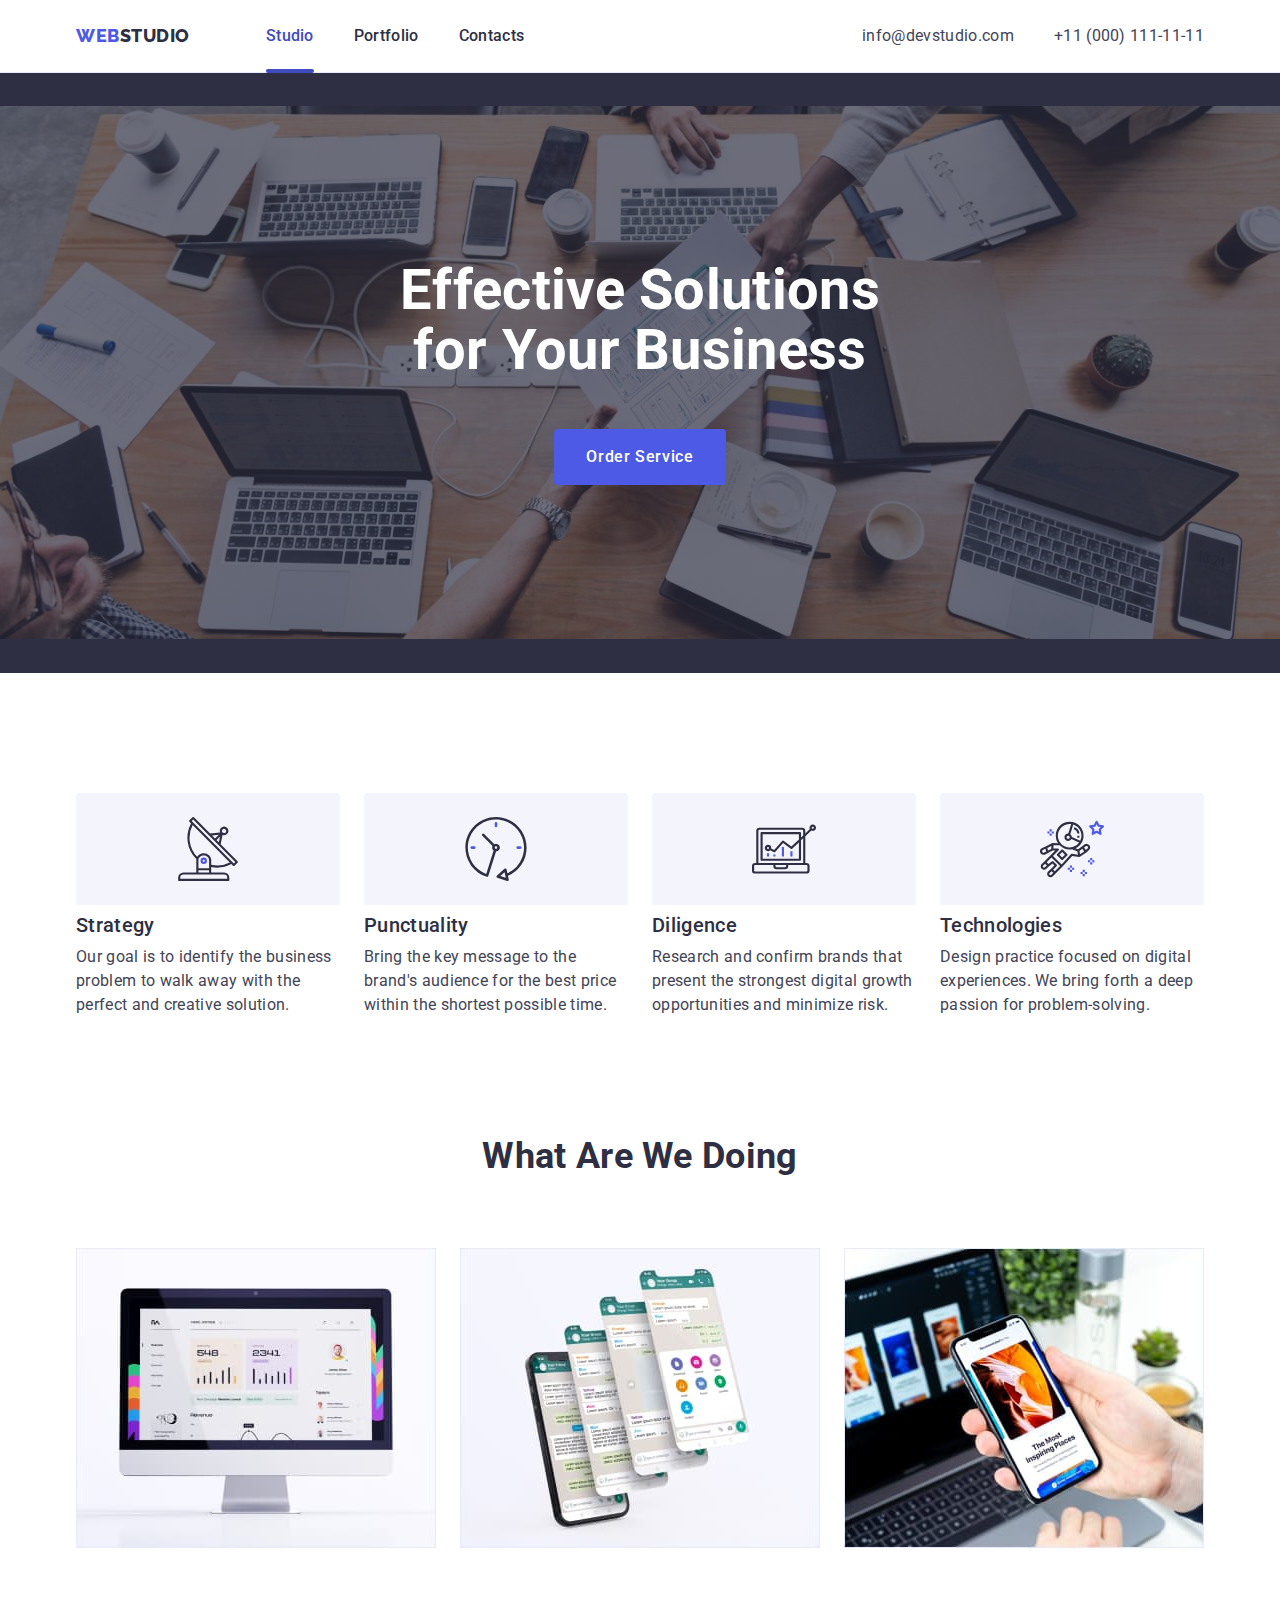
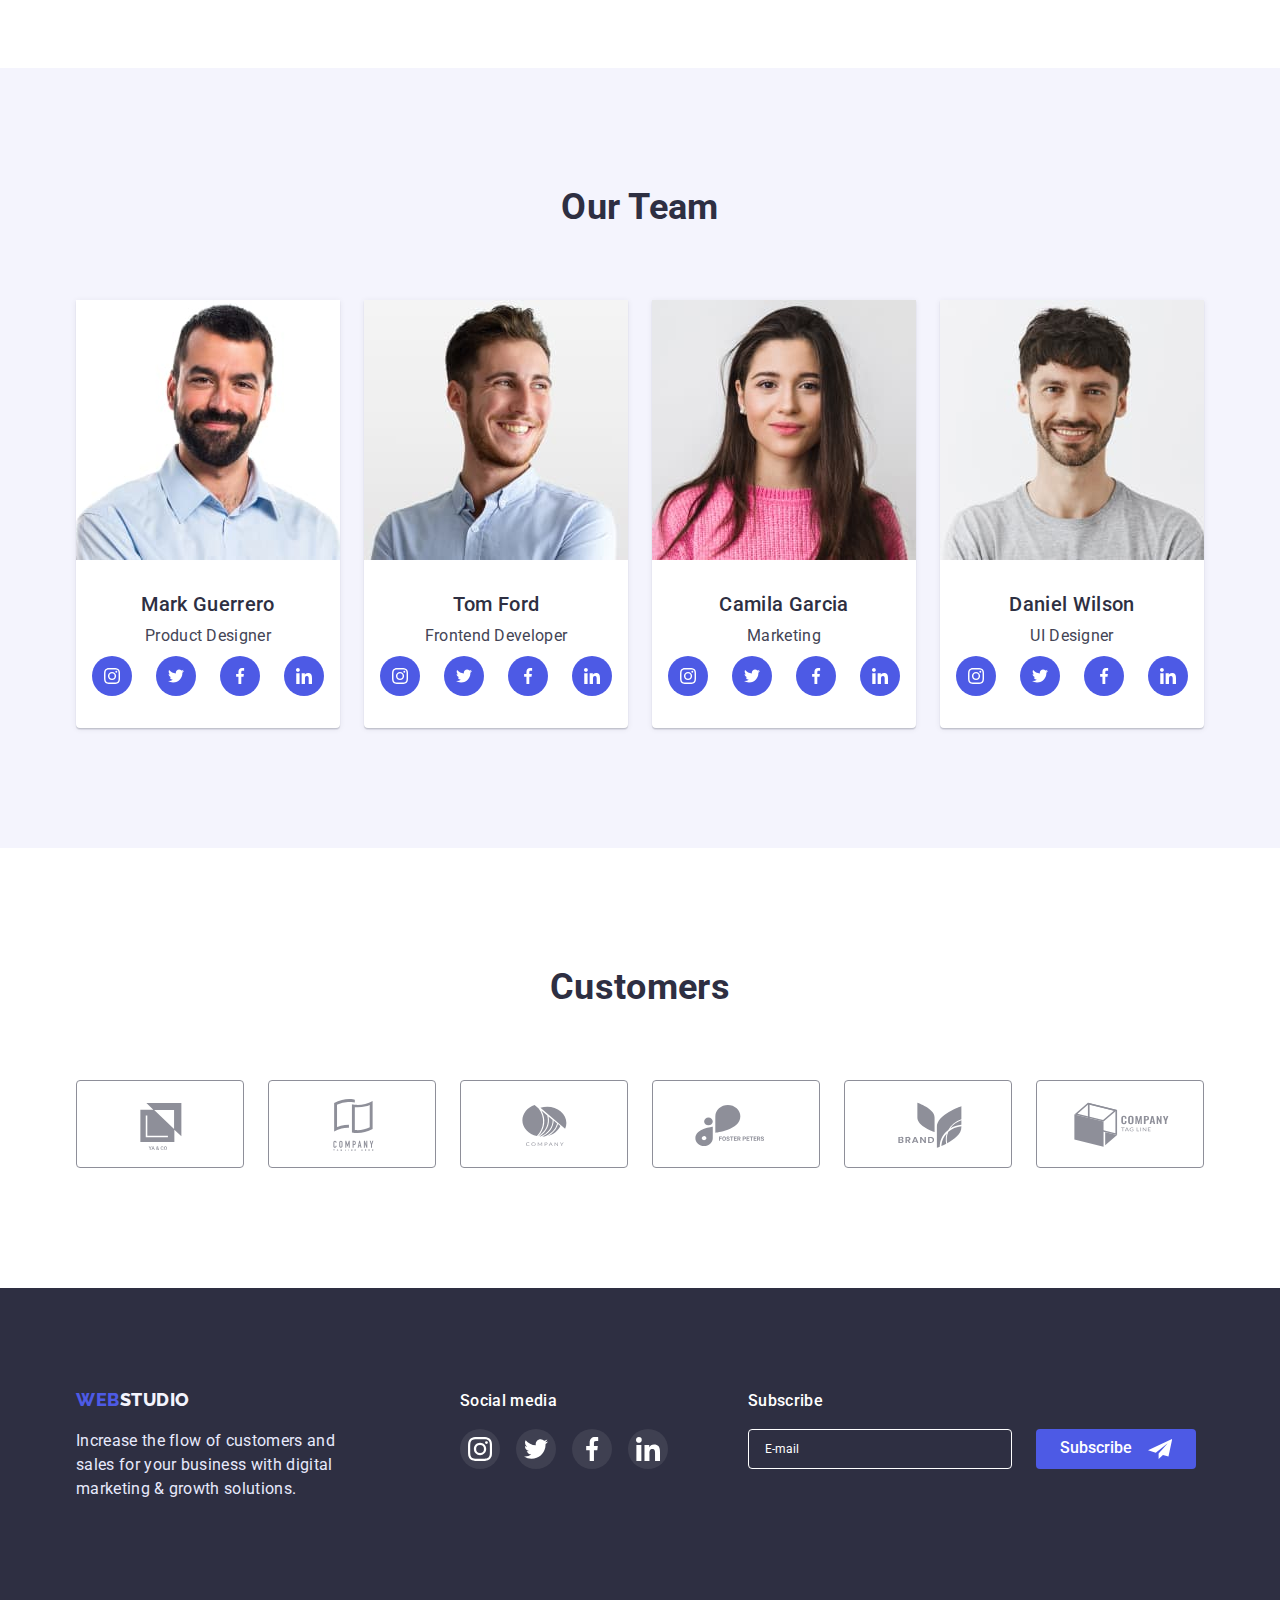
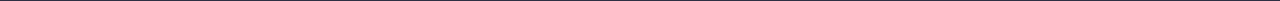
<file: index.html>
<!DOCTYPE html>
<html lang="en">
  <head>
    <meta charset="UTF-8" />
    <meta http-equiv="X-UA-Compatible" content="IE=edge" />
    <meta name="viewport" content="width=device-width, initial-scale=1.0" />
    <title>Studio</title>
    <link
      href="https://fonts.googleapis.com/css2?family=Raleway:wght@800&family=Roboto:wght@400;500;700&display=swap"
      rel="stylesheet"
    />
    <link
      rel="stylesheet"
      href="https://cdnjs.cloudflare.com/ajax/libs/modern-normalize/1.1.0/modern-normalize.min.css"
    />
    <link rel="stylesheet" href="./css/styles.css" />
  </head>
  <body>
    <!-- Header -->
    <header class="header">
      <div class="container header-container">
        <nav class="header-navigation">
          <a href="./index.html" class="logo"
            >Web<span class="span-header">Studio</span></a
          >
          <ul class="site-nav list">
            <li><a href="./index.html" class="link current">Studio</a></li>
            <li><a href="./portfolio.html" class="link">Portfolio</a></li>
            <li><a href="#" class="link">Contacts</a></li>
          </ul>
        </nav>
        <address>
          <ul class="address-nav list">
            <li>
              <a href="mailto:info@devstudio.com" class="link"
                >info@devstudio.com</a
              >
            </li>
            <li>
              <a href="tel:+110001111111" class="link">+11 (000) 111-11-11</a>
            </li>
          </ul>
        </address>
      </div>
    </header>
    <!-- Main content -->
    <main>
      <!-- Hero -->
      <section class="hero-section">
        <div class="container">
          <h1 class="hero-title">Effective Solutions for Your Business</h1>
          <button type="button" class="button button-hero" data-modal-open>
            Order Service
          </button>
        </div>
      </section>
      <!-- Our Features -->
      <section class="section">
        <div class="container">
          <h2 class="visually-hidden">Our Features</h2>
          <ul class="feauters-list list">
            <li class="features-item">
              <div class="feauters-link">
                <svg class="features-icon">
                  <use href="./images/icons.svg#icon-antenna"></use>
                </svg>
              </div>
              <h3 class="section-subtitle">Strategy</h3>
              <p>
                Our goal is to identify the business problem to walk away with
                the perfect and creative solution.
              </p>
            </li>
            <li class="features-item">
              <div class="feauters-link">
                <svg class="features-icon">
                  <use href="./images/icons.svg#icon-clock"></use>
                </svg>
              </div>
              <h3 class="section-subtitle">Punctuality</h3>
              <p>
                Bring the key message to the brand's audience for the best price
                within the shortest possible time.
              </p>
            </li>
            <li class="features-item">
              <div class="feauters-link">
                <svg class="features-icon">
                  <use href="./images/icons.svg#icon-diagram"></use>
                </svg>
              </div>
              <h3 class="section-subtitle">Diligence</h3>
              <p>
                Research and confirm brands that present the strongest digital
                growth opportunities and minimize risk.
              </p>
            </li>
            <li class="features-item">
              <div class="feauters-link">
                <svg class="features-icon">
                  <use href="./images/icons.svg#icon-astronaut"></use>
                </svg>
              </div>
              <h3 class="section-subtitle">Technologies</h3>
              <p>
                Design practice focused on digital experiences. We bring forth a
                deep passion for problem-solving.
              </p>
            </li>
          </ul>
        </div>
      </section>
      <!-- What are we doing -->
      <section class="section-work section">
        <div class="container">
          <h2 class="section-title">What are we doing</h2>
          <ul class="work-list list">
            <li>
              <img
                src="./images/portfolio/img-1.jpg"
                alt="Mac"
                width="360"
                height="300"
              />
            </li>
            <li>
              <img
                src="./images/portfolio/img-2.jpg"
                alt="Browser"
                width="360"
                height="300"
              />
            </li>
            <li>
              <img
                src="./images/portfolio/img-3.jpg"
                alt="Mobile"
                width="360"
                height="300"
              />
            </li>
          </ul>
        </div>
      </section>
      <!-- Our Team -->
      <section class="section-team section">
        <div class="container">
          <h2 class="section-title">Our Team</h2>
          <ul class="team-list list">
            <li class="team-item">
              <img
                src="./images/contacts/mark.jpg"
                alt="Mark Guerrero"
                width="264"
              />

              <div class="team-wrap">
                <h3 class="section-subtitle">Mark Guerrero</h3>
                <p>Product Designer</p>
                <ul class="soc-link-list list">
                  <li class="soc-link-item">
                    <a class="soc-link link" href="">
                      <svg class="soc-link-icon">
                        <use href="./images/icons.svg#icon-instagram"></use>
                      </svg>
                    </a>
                  </li>
                  <li class="soc-link-item link">
                    <a class="soc-link link" href="">
                      <svg class="soc-link-icon">
                        <use href="./images/icons.svg#icon-twitter"></use>
                      </svg>
                    </a>
                  </li>
                  <li class="soc-link-item link">
                    <a class="soc-link link" href="">
                      <svg class="soc-link-icon">
                        <use href="./images/icons.svg#icon-facebook"></use>
                      </svg>
                    </a>
                  </li>
                  <li class="soc-link-item link">
                    <a class="soc-link link" href="">
                      <svg class="soc-link-icon">
                        <use href="./images/icons.svg#icon-linkedin"></use>
                      </svg>
                    </a>
                  </li>
                </ul>
              </div>
            </li>
            <li class="team-item">
              <img src="./images/contacts/tom.jpg" alt="Tom Ford" width="264" />
              <div class="team-wrap">
                <h3 class="section-subtitle">Tom Ford</h3>
                <p>Frontend Developer</p>
                <ul class="soc-link-list list">
                  <li class="soc-link-item">
                    <a class="soc-link link" href="">
                      <svg class="soc-link-icon">
                        <use href="./images/icons.svg#icon-instagram"></use>
                      </svg>
                    </a>
                  </li>
                  <li class="soc-link-item link">
                    <a class="soc-link link" href="">
                      <svg class="soc-link-icon">
                        <use href="./images/icons.svg#icon-twitter"></use>
                      </svg>
                    </a>
                  </li>
                  <li class="soc-link-item link">
                    <a class="soc-link link" href="">
                      <svg class="soc-link-icon">
                        <use href="./images/icons.svg#icon-facebook"></use>
                      </svg>
                    </a>
                  </li>
                  <li class="soc-link-item link">
                    <a class="soc-link link" href="">
                      <svg class="soc-link-icon">
                        <use href="./images/icons.svg#icon-linkedin"></use>
                      </svg>
                    </a>
                  </li>
                </ul>
              </div>
            </li>
            <li class="team-item">
              <img
                src="./images/contacts/camila.jpg"
                alt="Camila Garcia"
                width="264"
              />

              <div class="team-wrap">
                <h3 class="section-subtitle">Camila Garcia</h3>
                <p>Marketing</p>
                <ul class="soc-link-list list">
                  <li class="soc-link-item">
                    <a class="soc-link link" href="">
                      <svg class="soc-link-icon">
                        <use href="./images/icons.svg#icon-instagram"></use>
                      </svg>
                    </a>
                  </li>
                  <li class="soc-link-item link">
                    <a class="soc-link link" href="">
                      <svg class="soc-link-icon">
                        <use href="./images/icons.svg#icon-twitter"></use>
                      </svg>
                    </a>
                  </li>
                  <li class="soc-link-item link">
                    <a class="soc-link link" href="">
                      <svg class="soc-link-icon">
                        <use href="./images/icons.svg#icon-facebook"></use>
                      </svg>
                    </a>
                  </li>
                  <li class="soc-link-item link">
                    <a class="soc-link link" href="">
                      <svg class="soc-link-icon">
                        <use href="./images/icons.svg#icon-linkedin"></use>
                      </svg>
                    </a>
                  </li>
                </ul>
              </div>
            </li>
            <li class="team-item">
              <img
                src="./images/contacts/daniel.jpg"
                alt="Daniel Wilson"
                width="264"
              />

              <div class="team-wrap">
                <h3 class="section-subtitle">Daniel Wilson</h3>
                <p>UI Designer</p>
                <ul class="soc-link-list list">
                  <li class="soc-link-item">
                    <a class="soc-link link" href="">
                      <svg class="soc-link-icon">
                        <use href="./images/icons.svg#icon-instagram"></use>
                      </svg>
                    </a>
                  </li>
                  <li class="soc-link-item link">
                    <a class="soc-link link" href="">
                      <svg class="soc-link-icon">
                        <use href="./images/icons.svg#icon-twitter"></use>
                      </svg>
                    </a>
                  </li>
                  <li class="soc-link-item link">
                    <a class="soc-link link" href="">
                      <svg class="soc-link-icon">
                        <use href="./images/icons.svg#icon-facebook"></use>
                      </svg>
                    </a>
                  </li>
                  <li class="soc-link-item link">
                    <a class="soc-link link" href="">
                      <svg class="soc-link-icon">
                        <use href="./images/icons.svg#icon-linkedin"></use>
                      </svg>
                    </a>
                  </li>
                </ul>
              </div>
            </li>
          </ul>
        </div>
      </section>
      <!-- Customers -->
      <section class="section">
        <div class="container">
          <h2 class="section-title">Customers</h2>
          <ul class="customers-list list">
            <li class="customers-item">
              <a href="" class="customers-link link">
                <svg class="customers-icon">
                  <use href="./images/icons.svg#icon-custom1"></use>
                </svg>
              </a>
            </li>
            <li class="customers-item">
              <a href="" class="customers-link link">
                <svg class="customers-icon">
                  <use href="./images/icons.svg#icon-custom2"></use>
                </svg>
              </a>
            </li>
            <li class="customers-item">
              <a href="" class="customers-link link">
                <svg class="customers-icon">
                  <use href="./images/icons.svg#icon-custom3"></use>
                </svg>
              </a>
            </li>
            <li class="customers-item">
              <a href="" class="customers-link link">
                <svg class="customers-icon">
                  <use href="./images/icons.svg#icon-custom4"></use>
                </svg>
              </a>
            </li>
            <li class="customers-item">
              <a href="" class="customers-link link">
                <svg class="customers-icon">
                  <use href="./images/icons.svg#icon-custom5"></use>
                </svg>
              </a>
            </li>
            <li class="customers-item">
              <a href="" class="customers-link link">
                <svg class="customers-icon">
                  <use href="./images/icons.svg#icon-custom6"></use>
                </svg>
              </a>
            </li>
          </ul>
        </div>
      </section>
    </main>
    <!-- Footer -->
    <footer class="footer">
      <div class="container footer-container">
        <div class="footer-wrap">
          <a href="./index.html" class="logo"
            >Web<span class="span-footer">Studio</span></a
          >
          <p class="footer-text">
            Increase the flow of customers and sales for your business with
            digital marketing & growth solutions.
          </p>
        </div>
        <div class="footer-soc-wrap">
          <p class="soc-title">Social media</p>
          <ul class="soc-footer-list list">
            <li class="soc-footer-item">
              <a href="" class="soc-footer-link link"
                ><svg class="soc-footer-icon">
                  <use href="./images/icons.svg#icon-instagram"></use></svg
              ></a>
            </li>
            <li class="soc-footer-item">
              <a href="" class="soc-footer-link link"
                ><svg class="soc-footer-icon">
                  <use href="./images/icons.svg#icon-twitter"></use></svg
              ></a>
            </li>
            <li class="soc-footer-item">
              <a href="" class="soc-footer-link link"
                ><svg class="soc-footer-icon">
                  <use href="./images/icons.svg#icon-facebook"></use></svg
              ></a>
            </li>
            <li class="soc-footer-item">
              <a href="" class="soc-footer-link link"
                ><svg class="soc-footer-icon">
                  <use href="./images/icons.svg#icon-linkedin"></use></svg
              ></a>
            </li>
          </ul>
        </div>
        <div class="footer-form">
          <p class="form-title">Subscribe</p>
          <form class="footer-form-wrap">
            <input
              type="text"
              name="footer-input"
              id="footer-input"
              class="footer-input"
              placeholder="E-mail"
            />
            <button type="button" class="footer-button">
              Subscribe
              <svg class="footer-icon">
                <use href="./images/icons.svg#icon-litak"></use>
              </svg>
            </button>
          </form>
        </div>
      </div>
    </footer>
    <!-- Modal -->
    <div class="backdrop is-hidden" data-modal>
      <div class="modal">
        <button type="button" class="modal-close" data-modal-close>
          <svg class="close-icon">
            <use href="./images/icons.svg#icon-close"></use>
          </svg>
        </button>
        <p class="modal-title">Leave your contacts and we will call you back</p>
        <form class="modal-form">
          <div class="modal-field">
            <label for="user-name" class="input-text">Name</label>
            <div class="input-wrap">
              <input
                type="text"
                class="modal-input"
                name="user-name"
                id="user-name"
              />
              <svg class="modal-icon">
                <use href="./images/icons.svg#icon-person"></use>
              </svg>
            </div>
          </div>
          <div class="modal-field">
            <label for="user-tel" class="input-text">Phone</label>
            <div class="input-wrap">
              <input
                type="tel"
                class="modal-input"
                name="user-tel"
                id="user-tel"
              />
              <svg class="modal-icon">
                <use href="./images/icons.svg#icon-phone"></use>
              </svg>
            </div>
          </div>
          <div class="modal-field">
            <label for="user-email" class="input-text">Email</label>
            <div class="input-wrap">
              <input
                type="email"
                class="modal-input"
                name="user-email"
                id="user-email"
              />
              <svg class="modal-icon">
                <use href="./images/icons.svg#icon-email"></use>
              </svg>
            </div>
          </div>
          <div class="modal-field textarea">
            <label for="user-text" class="input-text">Comment</label>
            <textarea
              name="user-text"
              id="user-text"
              class="modal-textarea"
              placeholder="Text input"
            ></textarea>
          </div>
          <div class="modal-field">
            <input
              class="input-check visually-hidden"
              id="input-check"
              name="user-check"
              type="checkbox"
              value="true"
            />
            <label class="check-text" for="input-check">
              <span>
                <svg class="check-icon" width="10" height="8">
                  <use href="./images/icons.svg#icon-Vector"></use>
                </svg>
              </span>
              I accept the terms and conditions of the
              <a href="" class="check-link"> Privacy Policy</a></label
            >
          </div>
          <button type="submit" class="modal-button">Send</button>
        </form>
      </div>
    </div>
    <script src="./js/modal.js"></script>
  </body>
</html>
</file>
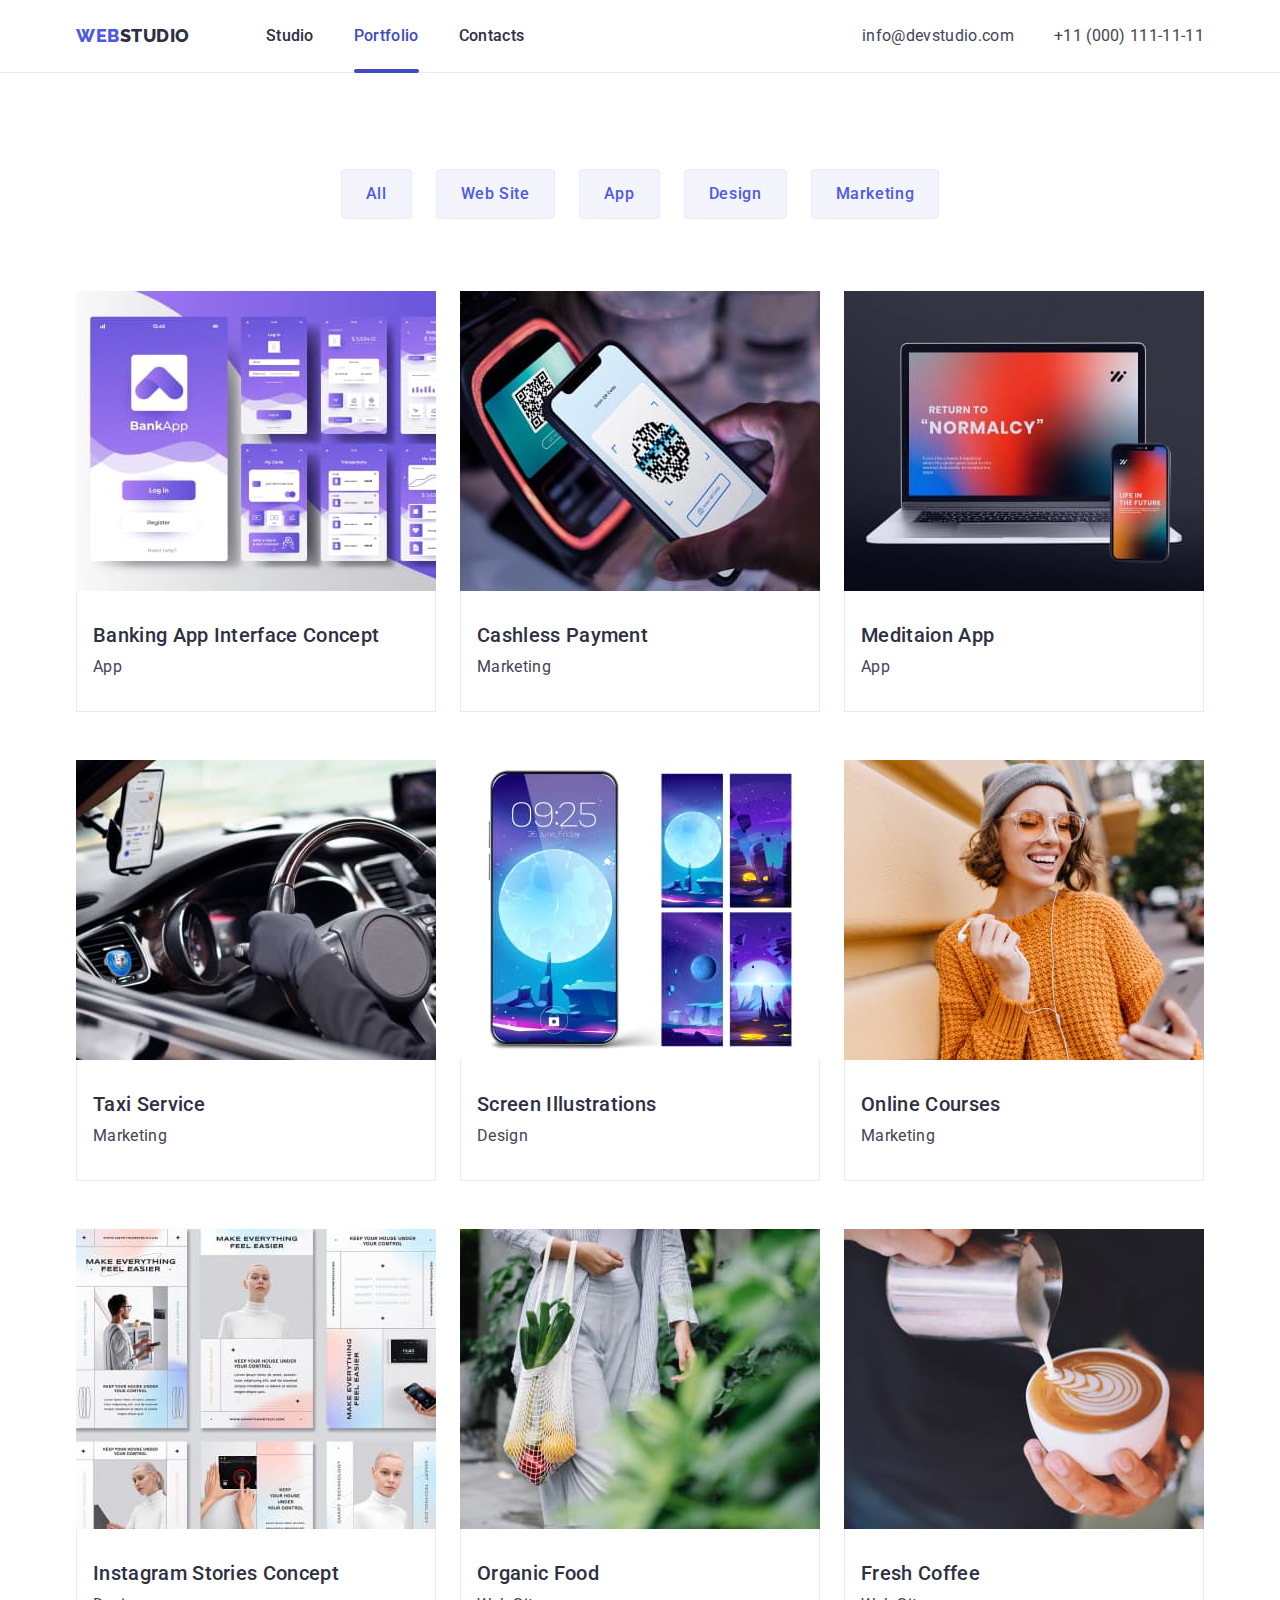
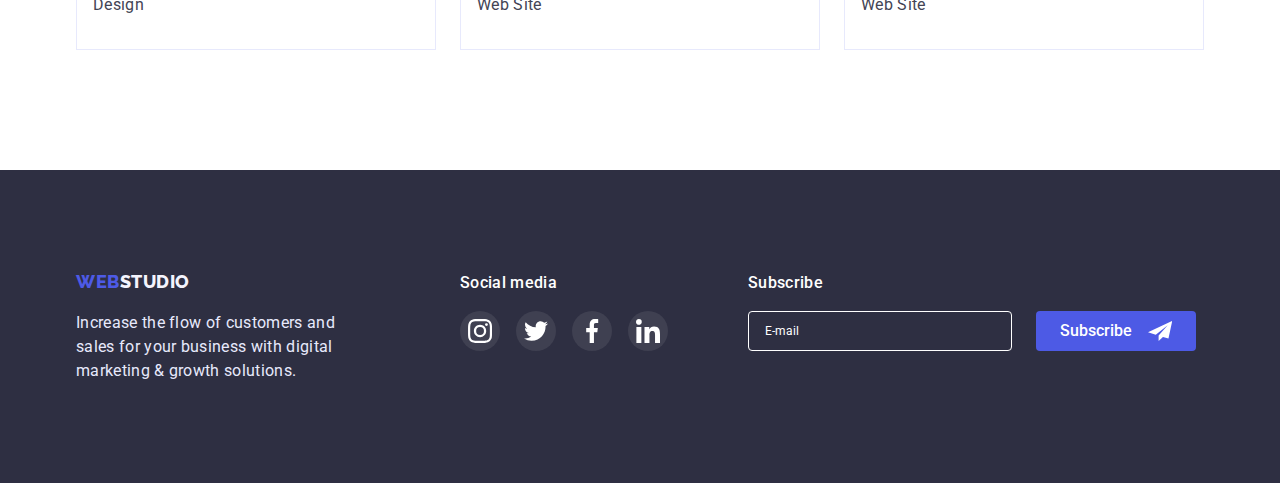
<file: portfolio.html>
<!DOCTYPE html>
<html lang="en">
  <head>
    <meta charset="UTF-8" />
    <meta http-equiv="X-UA-Compatible" content="IE=edge" />
    <meta name="viewport" content="width=device-width, initial-scale=1.0" />
    <title>Portfolio</title>
    <link
      href="https://fonts.googleapis.com/css2?family=Raleway:wght@800&family=Roboto:wght@400;500;700&display=swap"
      rel="stylesheet"
    />
    <link
      rel="stylesheet"
      href="https://cdnjs.cloudflare.com/ajax/libs/modern-normalize/1.1.0/modern-normalize.min.css"
    />
    <link rel="stylesheet" href="./css/styles.css" />
  </head>
  <body>
    <!-- Header -->
    <header class="header">
      <div class="container header-container">
        <nav class="header-navigation">
          <a href="./index.html" class="logo"
            >Web<span class="span-header">Studio</span></a
          >
          <ul class="site-nav list">
            <li><a href="./index.html" class="link">Studio</a></li>
            <li>
              <a href="./portfolio.html" class="link current">Portfolio</a>
            </li>
            <li><a href="#" class="link">Contacts</a></li>
          </ul>
        </nav>
        <address>
          <ul class="address-nav list">
            <li>
              <a href="mailto:info@devstudio.com" class="link"
                >info@devstudio.com</a
              >
            </li>
            <li>
              <a href="tel:+110001111111" class="link">+11 (000) 111-11-11</a>
            </li>
          </ul>
        </address>
      </div>
    </header>
    <!-- Main content -->
    <main>
      <section class="portfolio">
        <div class="container">
          <h1 class="visually-hidden">Portfolio</h1>
          <!-- Buttons -->
          <ul class="list portfolio-buttons">
            <li><button type="button" class="button-portfolio">All</button></li>
            <li>
              <button type="button" class="button-portfolio">Web Site</button>
            </li>
            <li><button type="button" class="button-portfolio">App</button></li>
            <li>
              <button type="button" class="button-portfolio">Design</button>
            </li>
            <li>
              <button type="button" class="button-portfolio">Marketing</button>
            </li>
          </ul>
          <!-- Cards -->
          <ul class="list portfolio-cards">
            <li class="portfolio-item">
              <a href="" class="portfolio-link link">
                <div class="cards-top-wrap">
                  <img
                    src="./images/cards/img1.jpg"
                    alt="interface"
                    width="360"
                  />
                  <p class="portfolio-top-text">
                    14 Stylish and User-Friendly App Design Concepts · Task
                    Manager App · Calorie Tracker App · Exotic Fruit Ecommerce
                    App · Cloud Storage App
                  </p>
                </div>
                <div class="cards-wrap">
                  <h2 class="section-subtitle">
                    Banking App Interface Concept
                  </h2>
                  <p class="portfolio-project-text">App</p>
                </div></a
              >
            </li>
            <li class="portfolio-item">
              <a href="" class="portfolio-link link">
                <div class="cards-top-wrap">
                  <img
                    src="./images/cards/img2.jpg"
                    alt="qr code"
                    width="360"
                  />
                  <p class="portfolio-top-text">
                    14 Stylish and User-Friendly App Design Concepts · Task
                    Manager App · Calorie Tracker App · Exotic Fruit Ecommerce
                    App · Cloud Storage App
                  </p>
                </div>
                <div class="cards-wrap">
                  <h2 class="section-subtitle">Cashless Payment</h2>
                  <p class="portfolio-project-text">Marketing</p>
                </div></a
              >
            </li>
            <li class="portfolio-item">
              <a href="" class="portfolio-link link">
                <div class="cards-top-wrap">
                  <img
                    src="./images/cards/img3.jpg"
                    alt="interface"
                    width="360"
                  />
                  <p class="portfolio-top-text">
                    14 Stylish and User-Friendly App Design Concepts · Task
                    Manager App · Calorie Tracker App · Exotic Fruit Ecommerce
                    App · Cloud Storage App
                  </p>
                </div>
                <div class="cards-wrap">
                  <h2 class="section-subtitle">Meditaion App</h2>
                  <p class="portfolio-project-text">App</p>
                </div></a
              >
            </li>
            <li class="portfolio-item">
              <a href="" class="portfolio-link link">
                <div class="cards-top-wrap">
                  <img
                    src="./images/cards/img4.jpg"
                    alt="interface"
                    width="360"
                  />
                  <p class="portfolio-top-text">
                    14 Stylish and User-Friendly App Design Concepts · Task
                    Manager App · Calorie Tracker App · Exotic Fruit Ecommerce
                    App · Cloud Storage App
                  </p>
                </div>
                <div class="cards-wrap">
                  <h2 class="section-subtitle">Taxi Service</h2>
                  <p class="portfolio-project-text">Marketing</p>
                </div></a
              >
            </li>
            <li class="portfolio-item">
              <a href="" class="portfolio-link link">
                <div class="cards-top-wrap">
                  <img
                    src="./images/cards/img5.jpg"
                    alt="interface"
                    width="360"
                  />
                  <p class="portfolio-top-text">
                    14 Stylish and User-Friendly App Design Concepts · Task
                    Manager App · Calorie Tracker App · Exotic Fruit Ecommerce
                    App · Cloud Storage App
                  </p>
                </div>
                <div class="cards-wrap">
                  <h2 class="section-subtitle">Screen Illustrations</h2>
                  <p class="portfolio-project-text">Design</p>
                </div></a
              >
            </li>
            <li class="portfolio-item">
              <a href="" class="portfolio-link link">
                <div class="cards-top-wrap">
                  <img
                    src="./images/cards/img6.jpg"
                    alt="interface"
                    width="360"
                  />
                  <p class="portfolio-top-text">
                    14 Stylish and User-Friendly App Design Concepts · Task
                    Manager App · Calorie Tracker App · Exotic Fruit Ecommerce
                    App · Cloud Storage App
                  </p>
                </div>
                <div class="cards-wrap">
                  <h2 class="section-subtitle">Online Courses</h2>
                  <p class="portfolio-project-text">Marketing</p>
                </div></a
              >
            </li>
            <li class="portfolio-item">
              <a href="" class="portfolio-link link">
                <div class="cards-top-wrap">
                  <img
                    src="./images/cards/img7.jpg"
                    alt="interface"
                    width="360"
                  />
                  <p class="portfolio-top-text">
                    14 Stylish and User-Friendly App Design Concepts · Task
                    Manager App · Calorie Tracker App · Exotic Fruit Ecommerce
                    App · Cloud Storage App
                  </p>
                </div>
                <div class="cards-wrap">
                  <h2 class="section-subtitle">Instagram Stories Concept</h2>
                  <p class="portfolio-project-text">Design</p>
                </div></a
              >
            </li>
            <li class="portfolio-item">
              <a href="" class="portfolio-link link">
                <div class="cards-top-wrap">
                  <img
                    src="./images/cards/img8.jpg"
                    alt="interface"
                    width="360"
                  />
                  <p class="portfolio-top-text">
                    14 Stylish and User-Friendly App Design Concepts · Task
                    Manager App · Calorie Tracker App · Exotic Fruit Ecommerce
                    App · Cloud Storage App
                  </p>
                </div>
                <div class="cards-wrap">
                  <h2 class="section-subtitle">Organic Food</h2>
                  <p class="portfolio-project-text">Web Site</p>
                </div></a
              >
            </li>
            <li class="portfolio-item">
              <a href="" class="portfolio-link link">
                <div class="cards-top-wrap">
                  <img
                    src="./images/cards/img9.jpg"
                    alt="interface"
                    width="360"
                  />
                  <p class="portfolio-top-text">
                    14 Stylish and User-Friendly App Design Concepts · Task
                    Manager App · Calorie Tracker App · Exotic Fruit Ecommerce
                    App · Cloud Storage App
                  </p>
                </div>
                <div class="cards-wrap">
                  <h2 class="section-subtitle">Fresh Coffee</h2>
                  <p class="portfolio-project-text">Web Site</p>
                </div></a
              >
            </li>
          </ul>
        </div>
      </section>
    </main>
    <!-- Footer -->
    <footer class="footer">
      <div class="container footer-container">
        <div class="footer-wrap">
          <a href="./index.html" class="logo"
            >Web<span class="span-footer">Studio</span></a
          >
          <p class="footer-text">
            Increase the flow of customers and sales for your business with
            digital marketing & growth solutions.
          </p>
        </div>
        <div class="footer-soc-wrap">
          <p class="soc-title">Social media</p>
          <ul class="soc-footer-list list">
            <li class="soc-footer-item">
              <a href="" class="soc-footer-link link"
                ><svg class="soc-footer-icon">
                  <use href="./images/icons.svg#icon-instagram"></use></svg
              ></a>
            </li>
            <li class="soc-footer-item">
              <a href="" class="soc-footer-link link"
                ><svg class="soc-footer-icon">
                  <use href="./images/icons.svg#icon-twitter"></use></svg
              ></a>
            </li>
            <li class="soc-footer-item">
              <a href="" class="soc-footer-link link"
                ><svg class="soc-footer-icon">
                  <use href="./images/icons.svg#icon-facebook"></use></svg
              ></a>
            </li>
            <li class="soc-footer-item">
              <a href="" class="soc-footer-link link"
                ><svg class="soc-footer-icon">
                  <use href="./images/icons.svg#icon-linkedin"></use></svg
              ></a>
            </li>
          </ul>
        </div>
        <div class="footer-form">
          <p class="form-title">Subscribe</p>
          <form class="footer-form-wrap">
            <input
              type="text"
              name="footer-input"
              id="footer-input"
              class="footer-input"
              placeholder="E-mail"
            />
            <button type="button" class="footer-button">
              Subscribe
              <svg class="footer-icon">
                <use href="./images/icons.svg#icon-litak"></use>
              </svg>
            </button>
          </form>
        </div>
      </div>
    </footer>
  </body>
</html>
</file>
<file: css/styles.css>
:root {
  --text: #434455; /* slate */
  --primary-white: #ffffff; /* white */
  --pressed-state: #404bbf; /* ocean */
  --dark: #2e2f42; /* navy blue */
  --accent: #e7e9fc; /* cornflower */
  --light: #f4f4fd; /* cloud */
  --primary-brand: #4d5ae5; /* iris */
  --light-slate-color: #8e8f99; /* light-slate */
  --modal-color: #fcfcfc; /* diary */
  --pressed-state-footer: #31d0aa; /* green */
  --bg-gradient: linear-gradient(rgba(46, 47, 66, 0.7), rgba(46, 47, 66, 0.7));
  --kubik: 250ms cubic-bezier(0.4, 0, 0.2, 1);
}
/**--------------------------RESET-------------------------- */
p,
h1,
h2,
h3,
h4,
h5,
h6 {
  margin: 0;
}
ul {
  margin: 0;
  padding-left: 0;
}
a {
  color: var(--dark);
}
button {
  cursor: pointer;
}
address {
  font-style: normal;
}
img {
  display: block;
}
/**--------------------------BASE-------------------------- */
body {
  background-color: var(--primary-white);
  color: var(--text);
  font-family: Roboto, sans-serif;
  letter-spacing: 0.02em;
  line-height: 1.5;
}
.link {
  text-decoration: none;
}
.list {
  list-style: none;
}
.section {
  padding: 120px 0;
}
.container {
  width: 1158px;
  padding-left: 15px;
  padding-right: 15px;
  margin: 0 auto;
  /* outline: 2px solid red; */
}
/*! Buttons */
.button {
  color: var(--primary-brand);
  background-color: var(--accent);
  font-family: inherit;
  font-weight: 500;
  font-size: 16px;
  line-height: 1.5;
  letter-spacing: 0.04em;
  text-decoration: none;
  text-align: center;
}
.button-hero {
  display: block;
  margin: 0 auto;
  color: var(--primary-white);
  background-color: var(--primary-brand);
  border-radius: 4px;
  border: 0px;
  padding: 16px 32px;
  transition: background-color var(--kubik);
}
.button-hero:hover,
.button-hero:focus {
  background-color: var(--pressed-state);
}
.button-portfolio {
  color: var(--primary-brand);
  background-color: var(--light);
  border-radius: 4px;
  border: 1px solid var(--accent);
  padding: 12px 24px;
  font-weight: 500;
  line-height: 1.5;
  letter-spacing: 0.04em;
  transition: color var(--kubik), background-color var(--kubik),
    box-shadow var(--kubik);
}
.button-portfolio:hover,
.button-portfolio:focus {
  color: var(--primary-white);
  background-color: var(--pressed-state);
  box-shadow: 0px 4px 4px rgba(0, 0, 0, 0.25);
}

/**--------------------------HEADER-------------------------- */
.header {
  border-bottom: 1px solid var(--accent);
}
.logo {
  color: var(--primary-brand);
  font-family: 'Raleway';
  font-weight: 800;
  font-size: 18px;
  line-height: 1.3;
  letter-spacing: 0.03em;
  text-transform: uppercase;
  text-decoration: none;
  margin-right: 76px;
  transition: color var(--kubik);
}
.span-header {
  color: var(--dark);
}
.logo:hover,
.logo:focus {
  color: var(--pressed-state);
}
/* site nav */
.header-navigation {
  display: flex;
  align-items: center;
  margin-right: auto;
}
.header-container {
  display: flex;
  align-items: center;
}
.site-nav {
  display: flex;
  gap: 40px;
  position: relative;
}
.site-nav .link {
  display: block;
  padding: 24px 0;
  color: var(--dark);
  font-weight: 500;
  text-decoration: none;
  position: relative;
  transition: color var(--kubik);
}
.site-nav .link.current {
  color: var(--pressed-state);
}
.site-nav .current::after {
  display: block;
  position: absolute;
  content: '';
  width: 100%;
  height: 4px;
  background-color: #404bbf;
  border-radius: 2px;
  bottom: -1px;
}

.site-nav .link:hover,
.site-nav .link:focus {
  color: var(--pressed-state);
}

.address-nav {
  display: flex;
  gap: 40px;
}
.address-nav .link {
  color: var(--text);
  text-decoration: none;
  font-style: normal;
  transition: color var(--kubik);
}
.address-nav .link:hover,
.address-nav .link:focus {
  color: var(--pressed-state);
}
/**-----------------------MAIN CONTENT----------------------- */
.visually-hidden {
  position: absolute;
  width: 1px;
  height: 1px;
  margin: -1px;
  border: 0;
  padding: 0;
  white-space: nowrap;
  clip-path: inset(100%);
  clip: rect(0 0 0 0);
  overflow: hidden;
}
.section-title {
  color: var(--dark);
  font-size: 36px;
  line-height: 1.1;
  text-transform: capitalize;
  text-align: center;
  margin-bottom: 72px;
}
/**--------------------------HERO-------------------------- */
.hero-section {
  background-color: var(--dark);
  padding: 188px 0;
  background-image: var(--bg-gradient), url(../images/hero-bacground.jpg);
  background-repeat: no-repeat;
  background-position: center;
  background-size: contain;
  max-width: 1440px;
  margin: 0 auto;
}
.hero-title {
  color: var(--primary-white);
  font-size: 56px;
  line-height: 1.07;
  margin-bottom: 48px;
  margin-left: auto;
  margin-right: auto;
  width: 496px;
  text-align: center;
}
/**--------------------------FEATURES-------------------------- */
.feauters-link {
  display: flex;
  width: 264px;
  height: 112px;
  background-color: var(--light);
  margin-bottom: 8px;
  border-radius: 4px;
  align-items: center;
  justify-content: center;
}
.features-icon {
  width: 64px;
  height: 64px;
}
.section-subtitle {
  color: var(--dark);
  font-weight: 500;
  font-size: 20px;
  line-height: 1.2;
  margin-bottom: 8px;
}
.feauters-list {
  display: flex;
  gap: 24px;
}
.features-item {
  min-width: 264px;
}
/**--------------------------WHAT ARE WE DOING-------------------------- */
.section-work {
  padding-top: 0;
}
.work-list {
  display: flex;
  gap: 24px;
}
/**--------------------------OUR TEAM-------------------------- */
.section-team {
  background-color: var(--light);
}
.team-list {
  display: flex;
  gap: 24px;
}
.team-item {
  box-shadow: 0px 1px 6px rgba(46, 47, 66, 0.08),
    0px 1px 1px rgba(46, 47, 66, 0.16), 0px 2px 1px rgba(46, 47, 66, 0.08);
  border-radius: 0px 0px 4px 4px;
  background-color: var(--primary-white);
}
.soc-link-list {
  display: flex;
  gap: 24px;
  justify-content: center;
  margin-top: 8px;
}
.soc-link:hover,
.soc-link:focus {
  background-color: var(--pressed-state);
}
.soc-link-icon {
  width: 16px;
  height: 16px;
  fill: #ffffff;
}
.soc-link {
  display: flex;
  width: 40px;
  height: 40px;
  background-color: var(--primary-brand);
  border-radius: 50%;
  display: flex;
  align-items: center;
  justify-content: center;
  transition: background-color var(--kubik);
}
.team-wrap {
  padding: 32px 0;
  text-align: center;
}
/**--------------------------CUSTOMERS-------------------------- */
.customers-list {
  display: flex;
  gap: 24px;
}
.customers-link {
  display: flex;
  text-align: center;
  justify-content: center;
  width: 168px;
  height: 88px;
  border: 1px solid var(--light-slate-color);
  border-radius: 4px;
  align-items: center;
  transition: border-color var(--kubik);
}
.customers-link:is(:hover, :focus) {
  border-color: var(--pressed-state);
}
.customers-link:is(:hover, :focus) .customers-icon {
  fill: var(--pressed-state);
}
.customers-icon {
  width: 104px;
  height: 56px;
  fill: var(--light-slate-color);
  transition: fill var(--kubik);
}
/**--------------------------FOOTER-------------------------- */
.footer {
  background-color: var(--dark);
  padding: 100px 0;
}
.footer-container {
  display: flex;
  align-items: baseline;
}
.footer-text {
  color: var(--accent);
  margin-top: 16px;
  width: 264px;
}
.span-footer {
  color: var(--light);
}
.footer-soc-wrap {
  margin-left: 120px;
}
.soc-title {
  color: var(--primary-white);
  font-weight: 500;
}
.soc-footer-list {
  display: flex;
  gap: 16px;
  margin-top: 16px;
}
.soc-footer-link:hover,
.soc-footer-link:focus {
  background-color: var(--pressed-state-footer);
}
.soc-footer-link {
  display: flex;
  width: 40px;
  height: 40px;
  background-color: rgba(217, 217, 217, 0.1);
  border-radius: 50%;
  display: flex;
  align-items: center;
  justify-content: center;
  transition: background-color var(--kubik);
}
.soc-footer-icon {
  width: 24px;
  height: 24px;
  fill: #ffffff;
}
.footer-form {
  margin-left: 80px;
}
.form-title {
  color: var(--primary-white);
  font-weight: 500;
  margin-bottom: 16px;
}
.footer-input {
  border: 1px solid var(--primary-white);
  border-radius: 4px;
  background-color: transparent;
  font-weight: 400;
  font-size: 12px;
  line-height: 2;
  padding: 8px 16px;
  width: 264px;
  height: 40px;
}
.footer-form-wrap {
  display: flex;
  gap: 24px;
}
.footer-input:focus {
  outline: none;
  color: var(--primary-white);
}
.footer-input::placeholder {
  color: var(--primary-white);
}
.footer-button {
  font-weight: 500;
  display: flex;
  padding: 8px 24px;
  background-color: var(--primary-brand);
  border: 0;
  border-radius: 4px;
  color: var(--primary-white);
  align-items: center;

  transition: background-color var(--kubik);
}
.footer-button:hover,
.footer-button:focus {
  background-color: var(--pressed-state);
}
.footer-icon {
  width: 24px;
  height: 24px;
  fill: var(--primary-white);
  margin-left: 16px;
}
/**--------------------------PORTFOLIO-------------------------- */
.portfolio {
  padding-top: 96px;
  padding-bottom: 120px;
}
.portfolio-buttons {
  display: flex;
  gap: 24px;
  margin-bottom: 72px;
  justify-content: center;
}
.portfolio-project-text {
  color: var(--text);
}
.portfolio-cards {
  display: flex;
  flex-wrap: wrap;
  column-gap: 24px;
  row-gap: 48px;
}
.portfolio-item {
  display: flex;
}
.portfolio-link {
  transition: box-shadow var(--kubik);
}
.portfolio-link:hover,
.portfolio-link:focus {
  box-shadow: 0px 1px 6px rgba(46, 47, 66, 0.08),
    0px 1px 1px rgba(46, 47, 66, 0.16), 0px 2px 1px rgba(46, 47, 66, 0.08);
}
.portfolio-item:hover .portfolio-top-text {
  transform: translateY(0);
}
.cards-top-wrap {
  position: relative;
  overflow: hidden;
}
.portfolio-top-text {
  position: absolute;
  top: 0;
  font-weight: 400;
  font-size: 16px;
  padding-left: 32px;
  padding-top: 40px;
  color: var(--light);
  background-color: var(--primary-brand);
  transform: translateY(100%);
  transition: transform var(--kubik);
  height: 100%;
}
.cards-wrap {
  padding-top: 32px;
  padding-bottom: 32px;
  border: 1px solid var(--accent);
  padding-left: 16px;
  border-top: none;
}
/**--------------------------MODAL-------------------------- */
.backdrop {
  width: 100%;
  height: 100%;
  position: fixed;
  top: 0;
  background-color: rgba(46, 47, 66, 0.4);
  transition: opacity var(--kubik), visibility var(--kubik);
}
.backdrop.is-hidden .modal {
  transform: translate(-50%, -50%) scale(0) rotate(0);
}
.modal {
  position: absolute;
  top: 50%;
  left: 50%;
  transform: translate(-50%, -50%) scale(1) rotate(360deg);
  width: 408px;
  height: 584px;
  background-color: var(--modal-color);
  border-radius: 4px;
  padding: 24px;
  transition: transform var(--kubik);
}
.modal-close {
  display: flex;
  width: 24px;
  height: 24px;
  border-radius: 50%;
  margin-left: auto;
  background-color: var(--accent);
  border: 1px solid rgba(0, 0, 0, 0.1);
  align-items: center;
  justify-content: center;
  transition: background-color var(--kubik);
  margin-bottom: 24px;
}
.modal-close:hover,
.modal-close:focus {
  background-color: var(--pressed-state);
}
.modal-close:is(:hover, :focus) .close-icon {
  fill: var(--primary-white);
}
.is-hidden {
  opacity: 0;
  pointer-events: none;
  visibility: hidden;
}
.close-icon {
  width: 8px;
  height: 8px;
  fill: var(--dark);
  transition: fill var(--kubik);
}
.modal-title {
  color: var(--dark);
  font-weight: 500;
  text-align: center;
  letter-spacing: 0.02em;
  margin-bottom: 16px;
}
.modal-input {
  width: 100%;
  height: 40px;
  background-color: transparent;
  border: 1px solid var(--dark);
  opacity: 0.2;
  border-radius: 4px;
  padding-left: 38px;
  outline: transparent;
  transition: border-color var(--kubik);
}
.modal-input:focus {
  border-color: var(--primary-brand);
  opacity: 1;
}
.modal-input:focus + .modal-icon {
  fill: var(--primary-brand);
}
.modal-field {
  margin-bottom: 8px;
}
.modal-icon {
  width: 18px;
  height: 24px;
  position: absolute;
  top: 50%;
  left: 16px;
  transform: translateY(-50%);
  fill: var(--dark);
}
.input-wrap {
  position: relative;
}
.input-text {
  display: block;
  margin-bottom: 4px;
  font-weight: 400;
  font-size: 12px;
  line-height: 1.1;
  letter-spacing: 0.01em;
  color: var(--light-slate-color);
}
.modal-textarea {
  height: 120px;
  width: 100%;
  background-color: transparent;
  border: 1px solid var(--dark);
  opacity: 0.2;
  border-radius: 4px;
  padding: 8px 16px;
  outline: transparent;
  resize: none;
}
.modal-textarea:focus {
  border-color: var(--pressed-state);
  opacity: 1;
}
.modal-textarea::placeholder {
  color: rgba(46, 47, 66, 0.4);
  font-weight: 400;
  font-size: 12px;
  line-height: 1.17;
  letter-spacing: 0.04em;
}
.modal-field.textarea {
  margin-bottom: 16px;
}
.check-text {
  font-size: 14px;
  color: #7d8397;
  display: flex;
  position: relative;
  align-items: center;
}
.check-text span {
  width: 16px;
  height: 16px;
  border: 1px solid var(--dark);
  border-radius: 2px;
  margin-right: 8px;
  display: flex;
  align-items: center;
  justify-content: center;
  fill: transparent;
}
.check-text {
  font-weight: 400;
  font-size: 12px;
  line-height: 1.1;
  letter-spacing: 0.04em;
  color: var(--light-slate-color);
  margin-right: 2px;
}
.input-check:checked + .check-text > span {
  background-color: var(--pressed-state);
  border: none;
  fill: #ffffff;
}

.input-check:focus + .check-text > span {
  border-color: var(--dark);
}
.check-link {
  color: var(--primary-brand);
  font-size: 12px;
  margin-left: 4px;
}
.modal-button {
  display: block;
  background-color: var(--primary-brand);
  color: var(--primary-white);
  padding: 16px 32px;
  box-shadow: 0px 4px 4px rgba(0, 0, 0, 0.15);
  border: 0;
  border-radius: 4px;
  width: 169px;
  height: 56px;
  margin: 24px auto 0;
  font-weight: 500;
  transition: background-color var(--kubik), box-shadow var(--kubik);
}
.modal-button:hover,
.modal-button:focus {
  background-color: var(--pressed-state);
  box-shadow: 0px 4px 4px rgba(0, 0, 0, 0.25);
}
</file>
